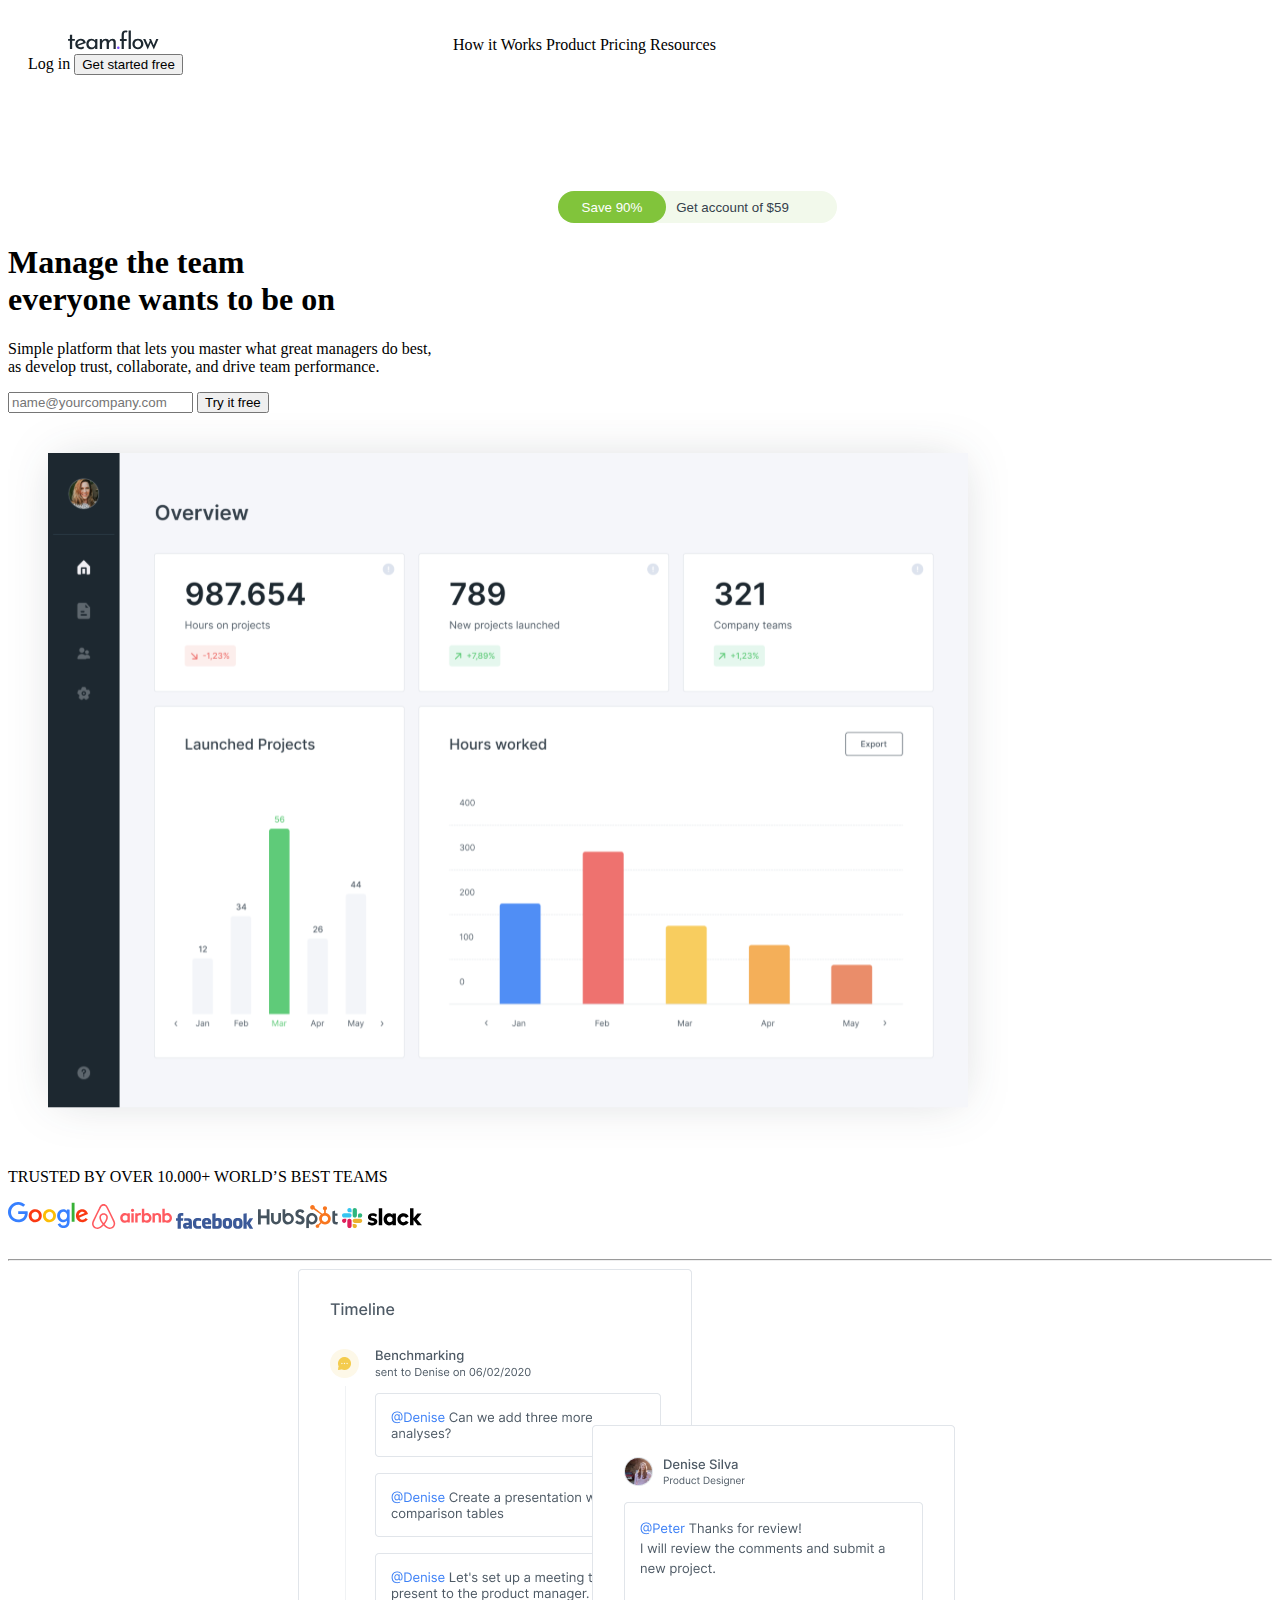
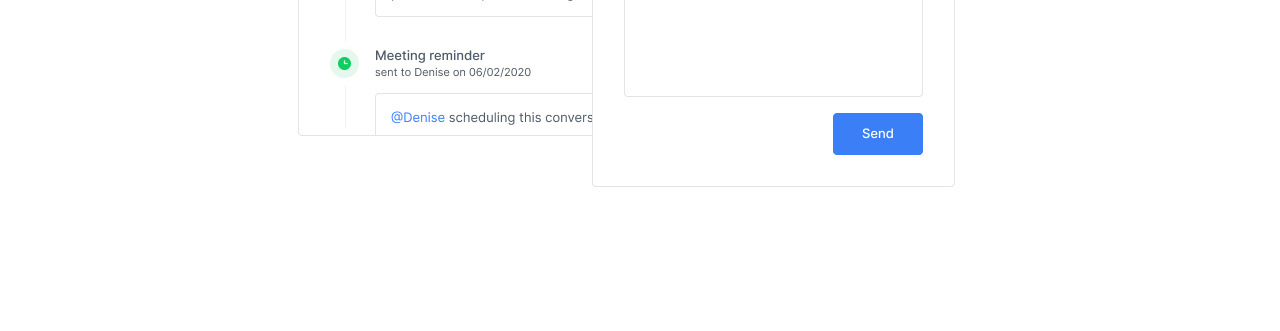
<file: maket1/index.html>
<!DOCTYPE html>
<html lang="en">
  <head>
    <meta charset="UTF-8" />
    <meta http-equiv="X-UA-Compatible" content="IE=edge" />
    <meta name="viewport" content="width=device-width, initial-scale=1.0" />
    <link rel="preconnect" href="https://fonts.googleapis.com" />
    <link rel="preconnect" href="https://fonts.gstatic.com" crossorigin />
    <link
      href="https://fonts.googleapis.com/css2?family=Inter&family=Oswald:wght@300&display=swap"
      rel="stylesheet"
    />
    <link rel="stylesheet" href="./style6.css" />
    <title>Maket</title>
  </head>
  <body>
    <!-- start header -->
    <header>
      <nav>
        <div class="icon-logo">
          <span><img src="./assets/team.flow.svg" alt="logo" /></span>
        </div>
        <div class="links">
          <span>How it Works</span>
          <span>Product</span>
          <span>Pricing</span>
          <span>Resources</span>
        </div>
        <div class="auth">
          <span>Log in</span>
          <span><button id="free">Get started free</button></span>
        </div>
      </nav>
    </header>
    <!-- end header -->
    <!-- start main -->
    <main>
      <div class="btns">
        <button id="btn-1">Save 90%</button>
        <button id="btn-2">Get account of $59</button>
      </div>
      <div class="block">
        <h1>Manage the team <br />everyone wants to be on</h1>
        <p>
          Simple platform that lets you master what great managers do best,<br />
          as develop trust, collaborate, and drive team performance.
        </p>
      </div>
      <div class="btns-1">
        <input id="btn-3" type="text" placeholder="name@yourcompany.com" />
        <button id="btn-4">Try it free</button>
      </div>
      <div class="btns-2">
        <img src="./assets/Graph 2 1Graph 2 1.svg" alt="Graph" />
      </div>
      <div class="block-2">
        <p>TRUSTED BY OVER 10.000+ WORLD’S BEST TEAMS</p>
      </div>
      <div class="block-3">
        <img src="./assets/google-2015a 1google.svg" alt="" />
        <img src="./assets/airbnb 1airbnb.svg" alt="" />
        <img src="./assets/Vectorfacebook.svg" alt="" />
        <img src="./assets/hubspot 1hubspot.svg" alt="" />
        <img src="./assets/slack-2 1slack.svg" alt="" />
      </div>
      <br />
      <hr />
      <div class="img">
        <img id="one" src="./assets/Group 25timeline.svg" alt="" />
      </div>
    </main>
  </body>
</html>
</file>
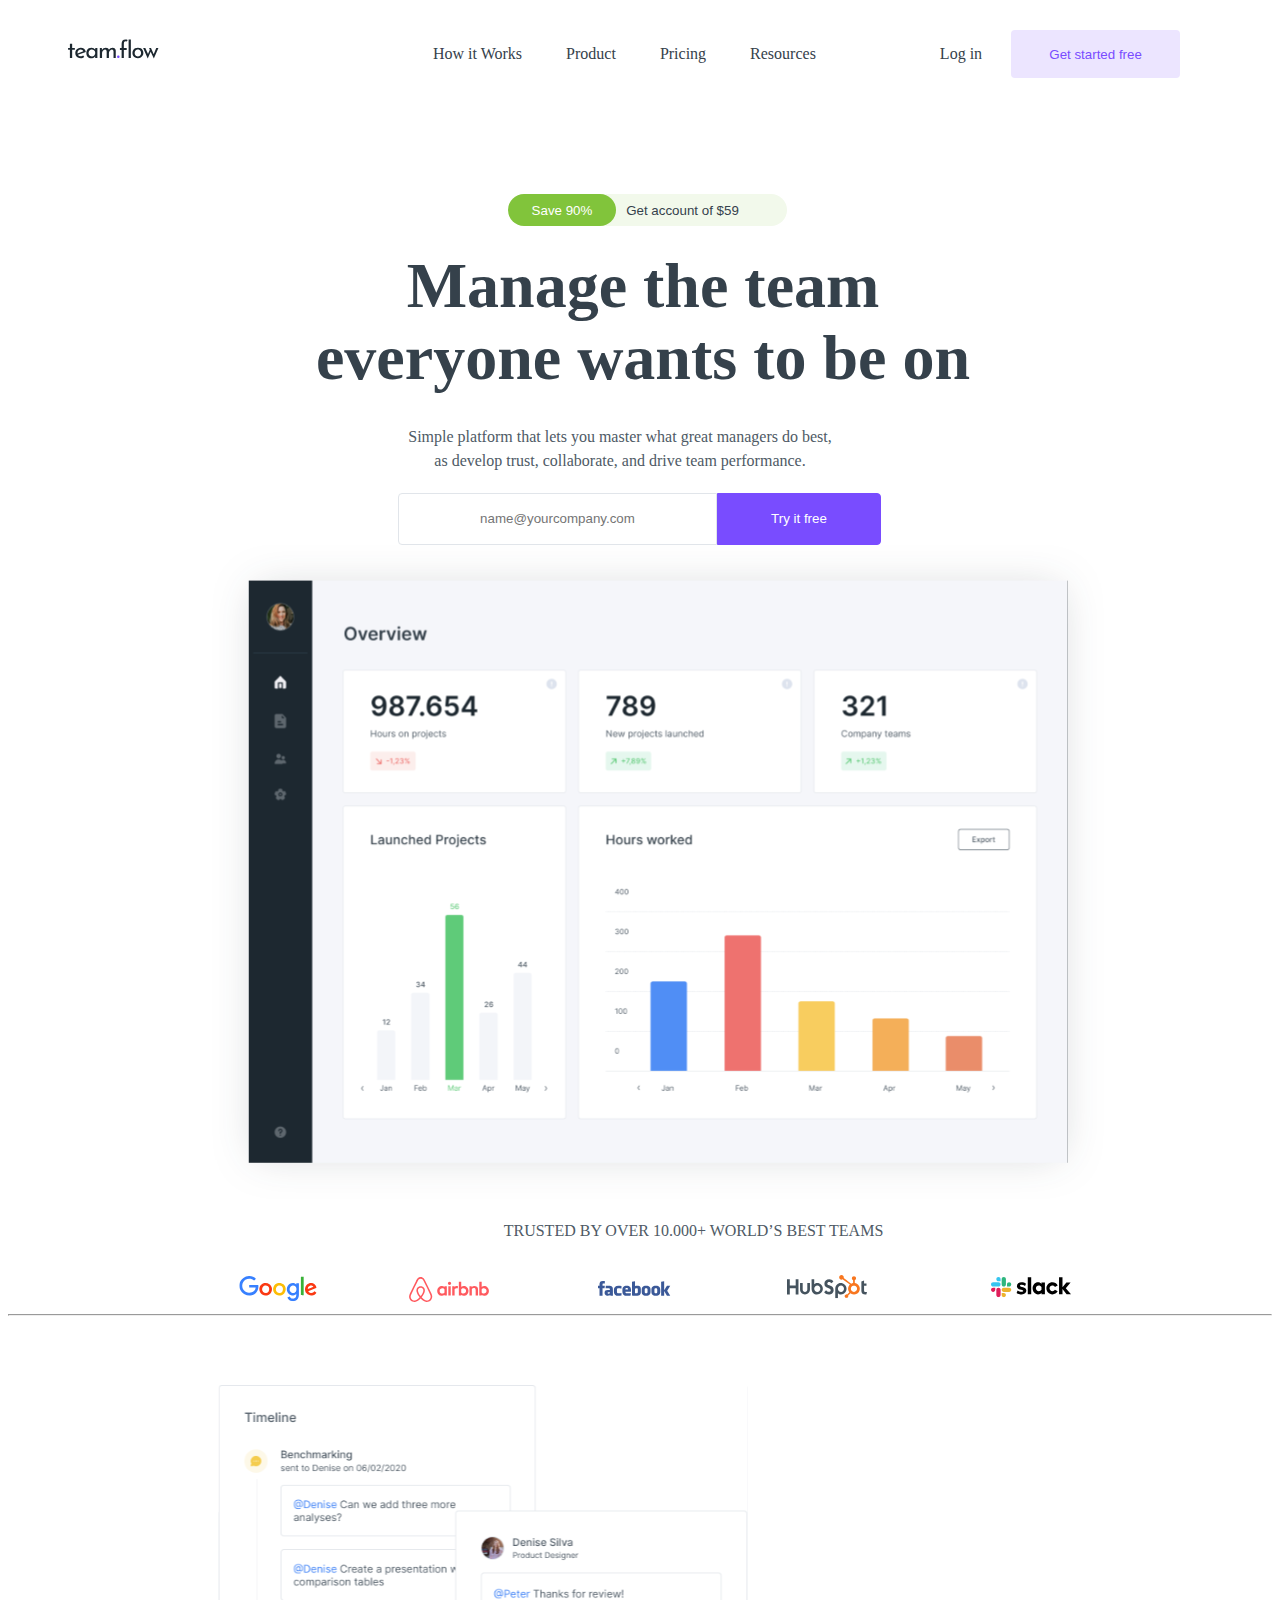
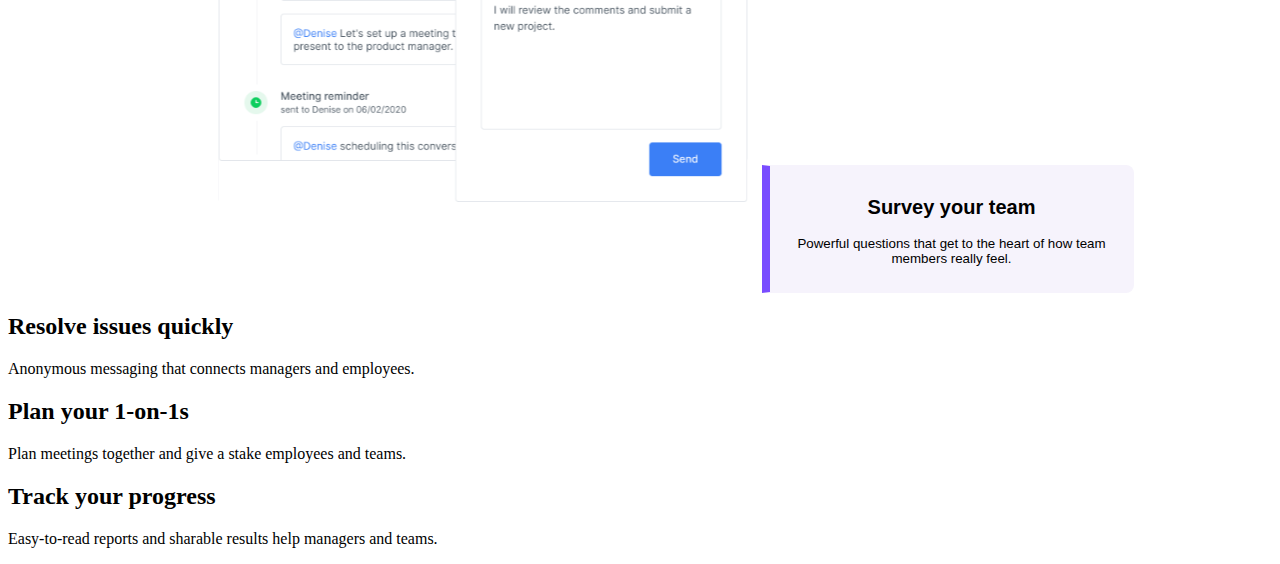
<file: maket1/index1.html>
<!DOCTYPE html>
<html lang="en">
  <head>
    <meta charset="UTF-8" />
    <meta http-equiv="X-UA-Compatible" content="IE=edge" />
    <meta name="viewport" content="width=device-width, initial-scale=1.0" />
    <link rel="stylesheet" href="./style1.css" />
    <title>teamflow</title>
  </head>
  <body>
    <!-- start header -->
    <header>
      <nav>
        <div class="icon-logo">
          <img src="./assets/team.flow.svg" alt="logo" />
        </div>
        <div class="links">
          <a href="#">How it Works</a>
          <a href="#">Product</a>
          <a href="#">Pricing</a>
          <a href="#">Resources</a>
          <a id="one" href="#">Log in</a>
          <button id="two">Get started free</button>
        </div>
      </nav>
    </header>
    <!-- end header -->
    <!-- start main -->
    <main>
      <div class="btns">
        <button id="btn-1">Save 90%</button>
        <button id="btn-2">Get account of $59</button>
      </div>
      <h1 class="h1">Manage the team everyone wants to be on</h1>
      <h2 class="h2">
        Simple platform that lets you master what great managers do best, as
        develop trust, collaborate, and drive team performance.
      </h2>
      <div class="btns-2">
        <input
          class="input"
          type="name@yourcompany.com"
          placeholder="name@yourcompany.com"
        />
        <button class="button">Try it free</button>
      </div>
      <img class="img" src="./assets/Graph 2 1Graph 2 1.svg" alt="" />
      <p class="p">TRUSTED BY OVER 10.000+ WORLD’S BEST TEAMS</p>
      <img class="img1" src="./assets/google-2015a 1google.svg" alt="" />
      <img class="img2" src="./assets/airbnb 1airbnb.svg" alt="" />
      <img class="img3" src="./assets/Vectorfacebook.svg" alt="" />
      <img class="img4" src="./assets/hubspot 1hubspot.svg" alt="" />
      <img class="img5" src="./assets/slack-2 1slack.svg" alt="" />
      <hr class="margin-top: 20px;" />
      <div class="div-3">
        <img class="svg" src="./assets/Group 25timeline.svg" alt="" />
        <button class="cup">
          <h2>Survey your team</h2>
          <p>
            Powerful questions that get to the heart of how team members really
            feel.
          </p>
        </button>
        <h2>Resolve issues quickly</h2>
        <p>Anonymous messaging that connects managers and employees.</p>
        <h2>Plan your 1-on-1s</h2>
        <p>Plan meetings together and give a stake employees and teams.</p>
        <h2>Track your progress</h2>
        <p>
          Easy-to-read reports and sharable results help managers and teams.
        </p>
      </div>
    </main>
    <!-- end main -->
  </body>
</html>
</file>
<file: maket1/style6.css>
* {
  box-sizing: border-box;
  font-family: "Inter" sans-serif;
}
nav {
  margin: 30px 20px;
}
.icon-logo {
  display: inline-block;
  margin-left: 40px;
}
.links {
  display: inline-block;
  margin-left: 290px;
}
.links a {
  margin: 0 20px;
  text-decoration: none;
  color: #35414b;
}
#one {
  margin-left: 100px !important;
  display: inline-block;
}
.two {
  position: absolute;
  display: inline-block;
  margin-left: 5px;
  position: relative;
  width: 169px;
  height: 48px;
  border: 0;
  border-radius: 4px;
  background: #ece5ff;
  color: #794cff;
}
/* start main */
.btns {
  margin-top: 116px;
  margin-left: 550px;
}
#btn-1 {
  height: 32px;
  width: 108px;
  background: #81c43b;
  color: white;
  border: 0;
  border-radius: 100px;
  position: absolute;
  /* z-index: 1; для чего? */
}
#btn-2 {
  height: 32px;
  width: 209px;
  margin-left: 70px;
  background: #f2f9eb;
  color: #35414b;
  border: 0;
  border-radius: 0 100px 100px 0;
}
.h1 {
  height: 131.64px;
  width: 752.51px;
  margin-top: 24px;
  margin-left: 285px;
  font-family: "Inter";
  font-size: 64px;
  font-weight: 600;
  font-style: normal;
  line-height: 72px;
  text-align: center;
  color: #35414b;
}
.h2 {
  height: 48px;
  width: 505px;
  margin-top: 30px;
  margin-left: 392px;
  font-family: "Inter";
  font-size: 16px;
  font-weight: 400;
  font-style: normal;
  line-height: 24px;
  text-align: center;
  color: #4e5a65;
}
.div-2 {
  margin-top: 20px;
  margin-left: 390px;
  box-sizing: border-box;
}
.input {
  height: 52px;
  width: 319px;
  color: #97a5b5;
  background: #ffffff;
  line-height: 16px;
  text-align: center;
  position: relative;
  border: 1px solid #e1e5ea;
  border-radius: 4px 0px 0px 4px;
}
.button {
  height: 52px;
  width: 164px;
  color: #ffffff;
  position: absolute;
  background: #794cff;
  border: 1px solid #794cff;
  border-radius: 0px 4px 4px 0px;
}
.img {
  height: 654.29px;
  width: 920px;
  margin-left: 190px;
}
.p {
  height: 16px;
  width: 397px;
  margin-left: 487px;
  margin-top: 20px;
  font-family: "Inter";
  font-weight: 400;
  font-size: 16px;
  line-height: 16px;
  font-style: normal;
  text-align: center;
  color: #4e5a65;
}
.img1 {
  margin-left: 250px;
  height: 26.11px;
  width: 80px;
}
.img2 {
  margin-left: 87px;
  height: 24.96px;
  width: 80px;
}
.img3 {
  margin-left: 105px;
  height: 14.96px;
  margin-bottom: 6px;
}
.img4 {
  margin-left: 112px;
  margin-top: 20px;
  margin-bottom: 3px;
}
.img5 {
  margin-left: 152px;
  margin-top: 20px;
  margin-bottom: 4px;
}
.div-3 {
  margin-top: 40px;
  width: 500px;
  margin-left: 165px;
}
.orders__order-block {
  display: flex;
  justify-content: space-evenly;
  margin: 10px;
}
.orders__order-block-right {
  width: 206px;
  display: flex;
  flex-direction: column;
  justify-content: space-between;
  margin: 30px 200px 60px 35px;
}
.to {
  display: flex;
  flex-direction: column;
  justify-content: center;
  width: 332px;
  height: 120px;
  border: 1px solid #f6f3fc;
  border-radius: 0px 8px 8px 0px;
  background: #f6f3fc;
  align-items: center;
  border-left: 8px solid #794cff;
}
.span-1 {
  font-size: 18px;
  color: #35414b;
  width: 153px;
  height: 18px;
  margin-top: 26px;
}
.p-1 {
  font-size: 16px;
  color: #4e5a65;
  width: 285px;
  text-align: center;
  height: 48px;
  font-weight: 400;
  line-height: 24px;
}
.span-2 {
  font-size: 18px;
  color: #35414b;
  width: 196px;
  height: 18px;
}
</file>
<file: maket1/style1.css>
* {
  box-sizing: border-box;
  font-family: "Inter" sans-serif;
  /* margin: 0;
  padding: 0; */
}
nav {
  margin: 30px 20px;
}
.icon-logo {
  display: inline-block;
  margin-left: 40px;
}
.links {
  display: inline-block;
  margin-left: 250px;
}
.links a {
  margin: 0 20px;
  text-decoration: none;
  color: #35414b;
}
#one {
  margin-left: 100px !important;
  display: inline-block;
}
#two {
  position: relative;
  display: inline-block;
  margin-left: 5px;
  width: 169px;
  height: 48px;
  border: 0;
  border-radius: 4px;
  background: #ece5ff;
  color: #794cff;
}
.btns {
  margin-top: 116px;
  margin-left: 500px;
}
#btn-1 {
  position: absolute;
  height: 32px;
  width: 108px;
  background: #81c43b;
  color: white;
  border: 0;
  border-radius: 100px;
}
#btn-2 {
  height: 32px;
  width: 209px;
  margin-left: 70px;
  background: #f2f9eb;
  color: #35414b;
  border: 0;
  border-radius: 0 100px 100px 0;
}
.h1 {
  height: 131.64px;
  width: 700px;
  margin-top: 24px;
  margin-left: 285px;
  font-family: "Inter";
  font-size: 64px;
  font-weight: 600;
  font-style: normal;
  line-height: 72px;
  text-align: center;
  color: #35414b;
}
.h2 {
  height: 48px;
  width: 440px;
  margin-top: 30px;
  margin-left: 392px;
  font-family: "Inter";
  font-size: 16px;
  font-weight: 400;
  font-style: normal;
  line-height: 24px;
  text-align: center;
  color: #4e5a65;
}
.btns-2 {
  margin-top: 20px;
  margin-left: 390px;
  box-sizing: border-box;
}
.input {
  height: 52px;
  width: 319px;
  color: #97a5b5;
  background: #ffffff;
  line-height: 16px;
  text-align: center;
  position: relative;
  border: 1px solid #e1e5ea;
  border-radius: 4px 0px 0px 4px;
}
.button {
  height: 52px;
  width: 164px;
  color: #ffffff;
  position: absolute;
  background: #794cff;
  border: 1px solid #794cff;
  border-radius: 0px 4px 4px 0px;
}
.img {
  height: 654.29px;
  width: 920px;
  margin-left: 190px;
}
.p {
  height: 16px;
  width: 397px;
  margin-left: 487px;
  margin-top: 20px;
  font-family: "Inter";
  font-weight: 400;
  font-size: 16px;
  line-height: 16px;
  font-style: normal;
  text-align: center;
  color: #4e5a65;
}
.img1 {
  margin-left: 230px;
  height: 26.11px;
  width: 80px;
}
.img2 {
  margin-left: 87px;
  height: 24.96px;
  width: 80px;
}
.img3 {
  margin-left: 105px;
  height: 14.96px;
  margin-bottom: 6px;
}
.img4 {
  margin-left: 112px;
  margin-top: 20px;
  margin-bottom: 3px;
}
.img5 {
  margin-left: 120px;
  margin-top: 20px;
  margin-bottom: 4px;
}
.div-3 {
  /* margin-top: 61px; */
  /* display: flex; */
  /* flex-direction: column; */
  /* justify-content: space-evenly; */
  /* margin-left: -33px; */
  /* background: #fbfafe;
  text-align: center;
  padding: 26px; */
}
.svg {
  margin-top: 61px;
  margin-left: 200px;
  margin-bottom: 61px;
  width: 550px;
  height: 417px;
}
.cup {
  /* background-color: antiquewhite;
  border-left: 8px solid #35414b; */
  position: relative;
  display: inline-block;
  width: 372px;
  height: 128px;
  background: #f6f3fc;
  border: 1px solid #f6f3fc;
  border-radius: 0px 8px 8px 0px;
  border-left: 8px solid #794cff;
}
</file>
